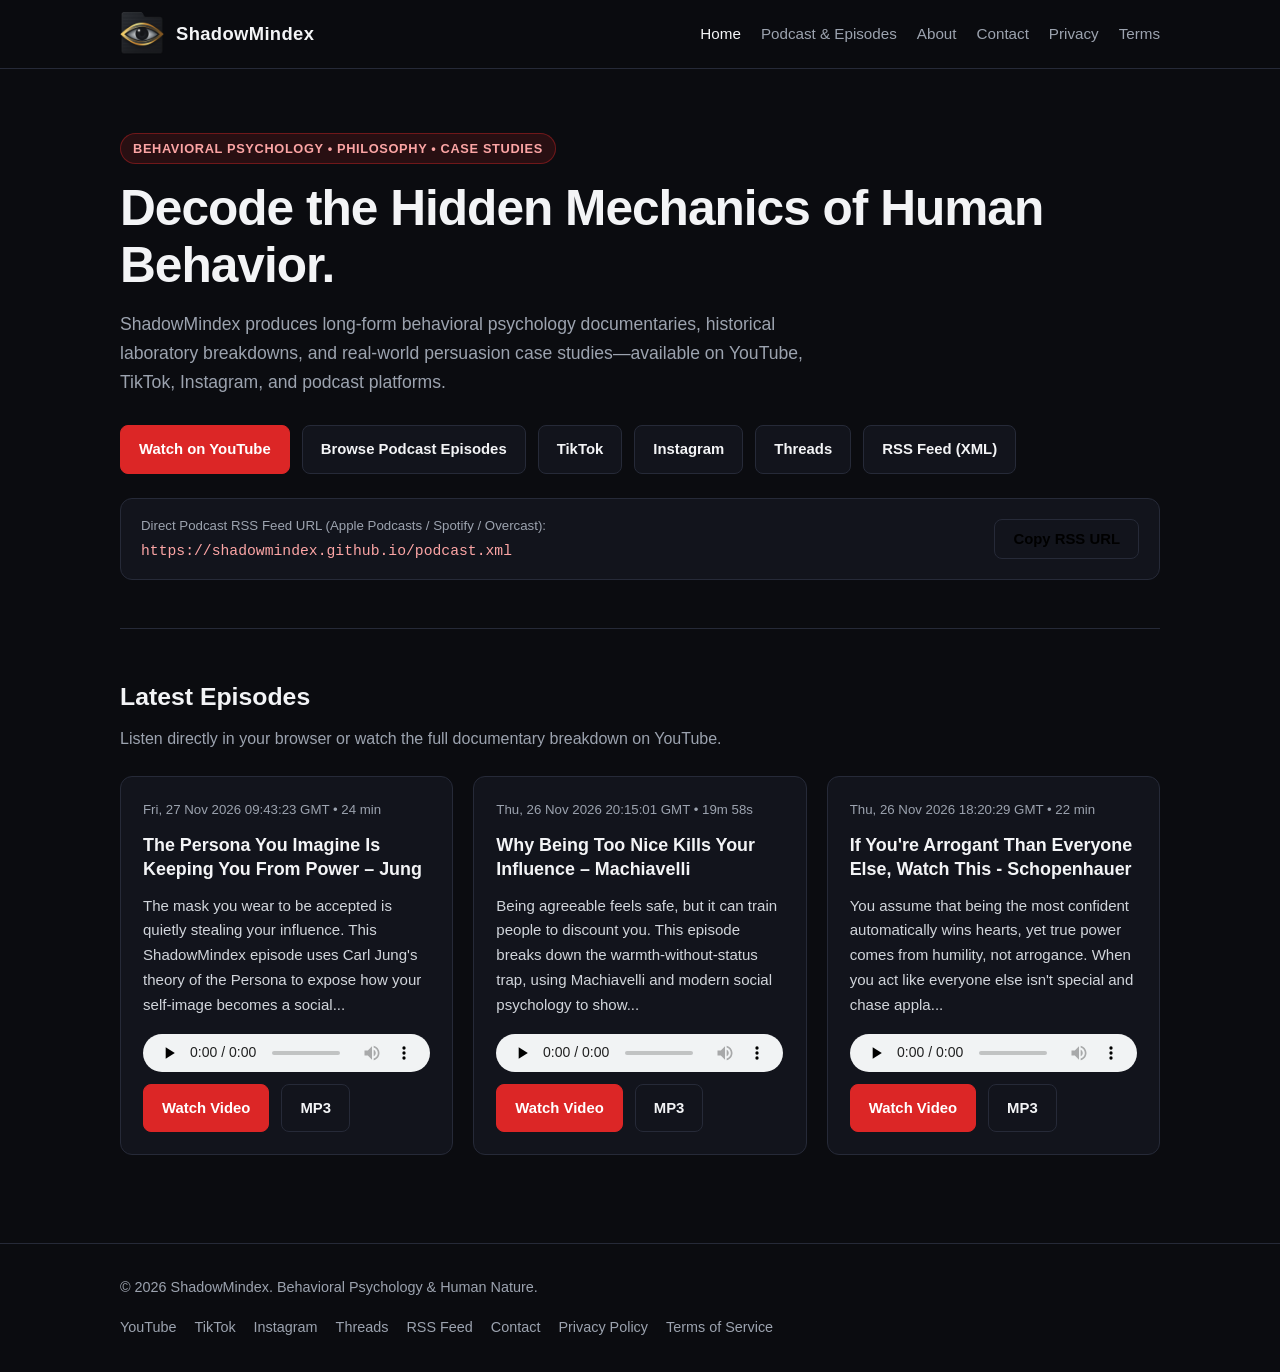
<file: index.html>
<!DOCTYPE html>
<html lang="en">
<head>
  <meta charset="UTF-8">
  <meta name="viewport" content="width=device-width, initial-scale=1.0">
  <title>ShadowMindex — Behavioral Psychology &amp; Dark Persuasion</title>
  <meta name="description" content="Deep-dive behavioral psychology documentaries, historical laboratory breakdowns, and real-world persuasion case studies.">
  <link rel="alternate" type="application/rss+xml" title="ShadowMindex Podcast RSS" href="https://shadowmindex.github.io/podcast.xml">
  <link rel="icon" type="image/png" href="favicon.png">
  <link rel="apple-touch-icon" href="profile_pic.png">
  <link rel="stylesheet" href="style.css">
</head>
<body>
<header>
  <div class="container nav">
    <a href="index.html" class="brand">
      <img src="profile_pic.png" alt="ShadowMindex" onerror="this.style.display='none'">
      <span>ShadowMindex</span>
    </a>
    <nav class="nav-links">
      <a href="index.html" class="active">Home</a>
      <a href="episodes.html">Podcast &amp; Episodes</a>
      <a href="about.html">About</a>
      <a href="contact.html">Contact</a>
      <a href="privacy.html">Privacy</a>
      <a href="terms.html">Terms</a>
    </nav>
  </div>
</header>

<main class="container">
  <section class="hero">
    <span class="badge">Behavioral Psychology &bull; Philosophy &bull; Case Studies</span>
    <h1>Decode the Hidden Mechanics of Human Behavior.</h1>
    <p class="lead">
      ShadowMindex produces long-form behavioral psychology documentaries, historical laboratory breakdowns, and real-world persuasion case studies—available on YouTube, TikTok, Instagram, and podcast platforms.
    </p>
    <div class="btn-row">
      <a class="btn btn-primary" href="https://www.youtube.com/@ShadowMindex" target="_blank" rel="noopener">Watch on YouTube</a>
      <a class="btn" href="episodes.html">Browse Podcast Episodes</a>
      <a class="btn" href="https://www.tiktok.com/@shadowmindex" target="_blank" rel="noopener">TikTok</a>
      <a class="btn" href="https://www.instagram.com/shadowmindexofficial" target="_blank" rel="noopener">Instagram</a>
      <a class="btn" href="https://www.threads.net/@shadowmindexofficial" target="_blank" rel="noopener">Threads</a>
      <a class="btn" href="podcast.xml">RSS Feed (XML)</a>
    </div>

    <div class="rss-bar">
      <div>
        <div class="meta">Direct Podcast RSS Feed URL (Apple Podcasts / Spotify / Overcast):</div>
        <code id="rss-url">https://shadowmindex.github.io/podcast.xml</code>
      </div>
      <button class="btn" onclick="navigator.clipboard.writeText('https://shadowmindex.github.io/podcast.xml'); this.textContent='Copied!';">Copy RSS URL</button>
    </div>
  </section>

  <section>
    <h2>Latest Episodes</h2>
    <p class="section-sub">Listen directly in your browser or watch the full documentary breakdown on YouTube.</p>
    <div id="latest-grid" class="grid">
      <div class="card">
        <h3>Loading Episodes...</h3>
        <p class="meta">Fetching latest feed from episodes.json</p>
      </div>
    </div>
  </section>
</main>

<footer>
  <div class="container footer-row">
    <div>&copy; 2026 ShadowMindex. Behavioral Psychology &amp; Human Nature.</div>
    <div class="footer-links">
      <a href="https://www.youtube.com/@ShadowMindex" target="_blank" rel="noopener">YouTube</a>
      <a href="https://www.tiktok.com/@shadowmindex" target="_blank" rel="noopener">TikTok</a>
      <a href="https://www.instagram.com/shadowmindexofficial" target="_blank" rel="noopener">Instagram</a>
      <a href="https://www.threads.net/@shadowmindexofficial" target="_blank" rel="noopener">Threads</a>
      <a href="podcast.xml">RSS Feed</a>
      <a href="contact.html">Contact</a>
      <a href="privacy.html">Privacy Policy</a>
      <a href="terms.html">Terms of Service</a>
    </div>
  </div>
</footer>

<script>
fetch('episodes.json?v=' + Date.now())
  .then(r => r.json())
  .then(items => {
    const grid = document.getElementById('latest-grid');
    if (!items || !items.length) {
      grid.innerHTML = '<div class="card"><h3>First Episode Publishing Soon</h3><p>Check back shortly or subscribe on <a href="https://www.youtube.com/@ShadowMindex" style="text-decoration:underline;">YouTube @ShadowMindex</a>.</p></div>';
      return;
    }
    grid.innerHTML = items.slice(0, 6).map(ep => `
      <article class="card">
        <div class="meta">${ep.pubDate || ''} &bull; ${ep.duration || '20+ min'}</div>
        <h3>${ep.title}</h3>
        <p>${(ep.description || '').slice(0, 180)}${(ep.description || '').length > 180 ? '...' : ''}</p>
        ${ep.audioUrl ? `<audio controls preload="none" src="${ep.audioUrl}"></audio>` : ''}
        <div class="btn-row">
          ${ep.youtubeUrl ? `<a class="btn btn-primary" href="${ep.youtubeUrl}" target="_blank" rel="noopener">Watch Video</a>` : ''}
          ${ep.audioUrl ? `<a class="btn" href="${ep.audioUrl}" target="_blank" rel="noopener">MP3</a>` : ''}
        </div>
      </article>
    `).join('');
  })
  .catch(() => {
    document.getElementById('latest-grid').innerHTML = '<div class="card"><h3>Episodes Archive</h3><p>Visit <a href="https://www.youtube.com/@ShadowMindex" style="text-decoration:underline;">@ShadowMindex on YouTube</a> or subscribe via <a href="podcast.xml" style="text-decoration:underline;">podcast.xml</a>.</p></div>';
  });
</script>
</body>
</html>
</file>
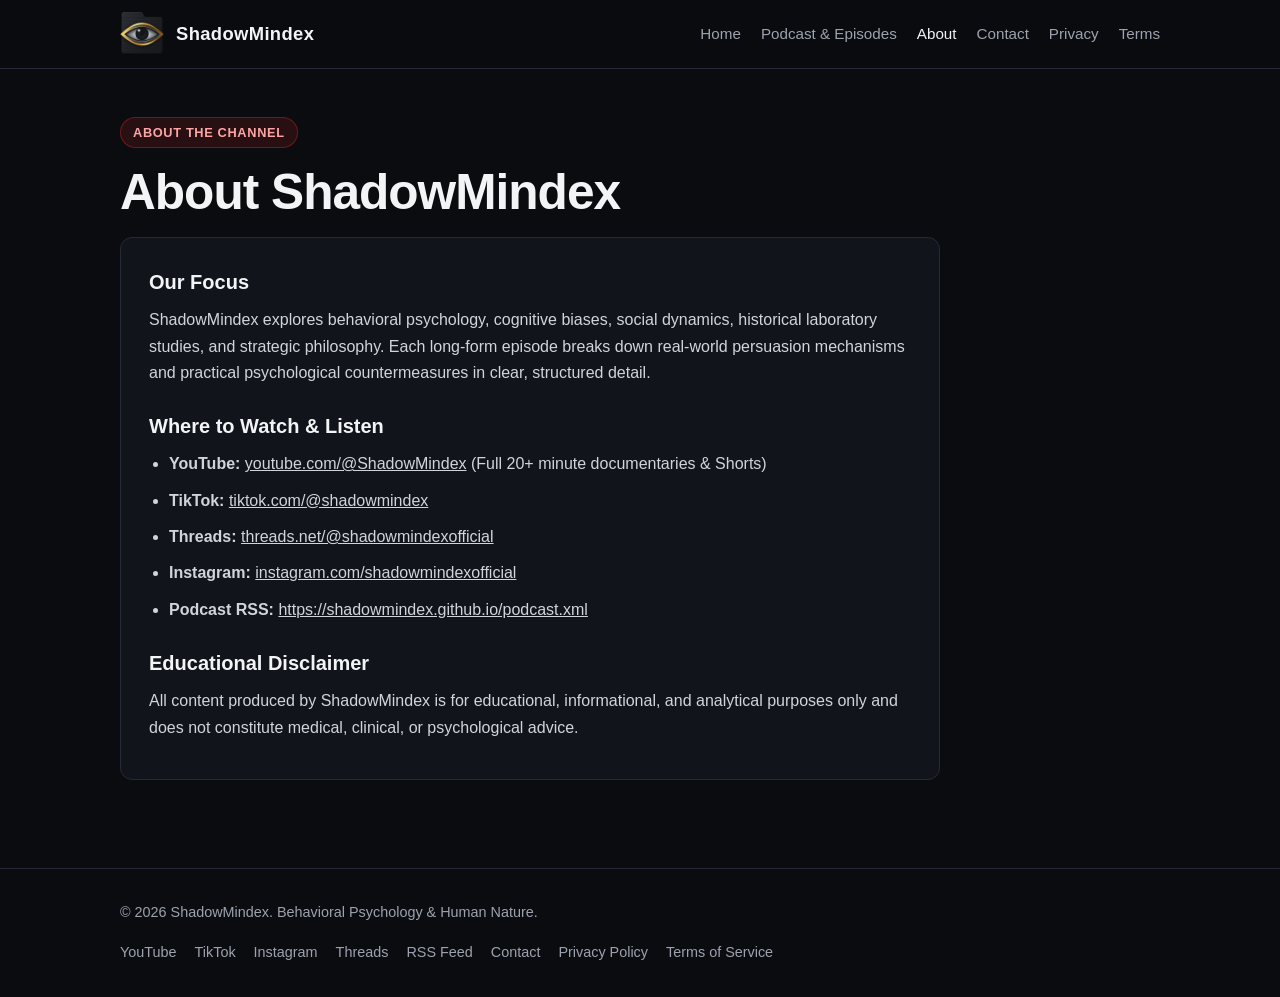
<file: about.html>
<!DOCTYPE html>
<html lang="en">
<head>
  <meta charset="UTF-8">
  <meta name="viewport" content="width=device-width, initial-scale=1.0">
  <title>About — ShadowMindex</title>
  <link rel="icon" type="image/png" href="favicon.png">
  <link rel="apple-touch-icon" href="profile_pic.png">
  <link rel="stylesheet" href="style.css">
</head>
<body>
<header>
  <div class="container nav">
    <a href="index.html" class="brand">
      <img src="profile_pic.png" alt="ShadowMindex" onerror="this.style.display='none'">
      <span>ShadowMindex</span>
    </a>
    <nav class="nav-links">
      <a href="index.html">Home</a>
      <a href="episodes.html">Podcast &amp; Episodes</a>
      <a href="about.html" class="active">About</a>
      <a href="contact.html">Contact</a>
      <a href="privacy.html">Privacy</a>
      <a href="terms.html">Terms</a>
    </nav>
  </div>
</header>

<main class="container">
  <section>
    <span class="badge">About the Channel</span>
    <h1>About ShadowMindex</h1>
    <div class="legal-box">
      <h2>Our Focus</h2>
      <p>
        ShadowMindex explores behavioral psychology, cognitive biases, social dynamics, historical laboratory studies, and strategic philosophy. Each long-form episode breaks down real-world persuasion mechanisms and practical psychological countermeasures in clear, structured detail.
      </p>
      <h2>Where to Watch &amp; Listen</h2>
      <ul>
        <li><strong>YouTube:</strong> <a href="https://www.youtube.com/@ShadowMindex" target="_blank" rel="noopener" style="text-decoration:underline;">youtube.com/@ShadowMindex</a> (Full 20+ minute documentaries &amp; Shorts)</li>
        <li><strong>TikTok:</strong> <a href="https://www.tiktok.com/@shadowmindex" target="_blank" rel="noopener" style="text-decoration:underline;">tiktok.com/@shadowmindex</a></li>
        <li><strong>Threads:</strong> <a href="https://www.threads.net/@shadowmindexofficial" target="_blank" rel="noopener" style="text-decoration:underline;">threads.net/@shadowmindexofficial</a></li>
        <li><strong>Instagram:</strong> <a href="https://www.instagram.com/shadowmindexofficial" target="_blank" rel="noopener" style="text-decoration:underline;">instagram.com/shadowmindexofficial</a></li>
        <li><strong>Podcast RSS:</strong> <a href="podcast.xml" style="text-decoration:underline;">https://shadowmindex.github.io/podcast.xml</a></li>
      </ul>
      <h2>Educational Disclaimer</h2>
      <p>
        All content produced by ShadowMindex is for educational, informational, and analytical purposes only and does not constitute medical, clinical, or psychological advice.
      </p>
    </div>
  </section>
</main>

<footer>
  <div class="container footer-row">
    <div>&copy; 2026 ShadowMindex. Behavioral Psychology &amp; Human Nature.</div>
    <div class="footer-links">
      <a href="https://www.youtube.com/@ShadowMindex" target="_blank" rel="noopener">YouTube</a>
      <a href="https://www.tiktok.com/@shadowmindex" target="_blank" rel="noopener">TikTok</a>
      <a href="https://www.instagram.com/shadowmindexofficial" target="_blank" rel="noopener">Instagram</a>
      <a href="https://www.threads.net/@shadowmindexofficial" target="_blank" rel="noopener">Threads</a>
      <a href="podcast.xml">RSS Feed</a>
      <a href="contact.html">Contact</a>
      <a href="privacy.html">Privacy Policy</a>
      <a href="terms.html">Terms of Service</a>
    </div>
  </div>
</footer>
</body>
</html>
</file>
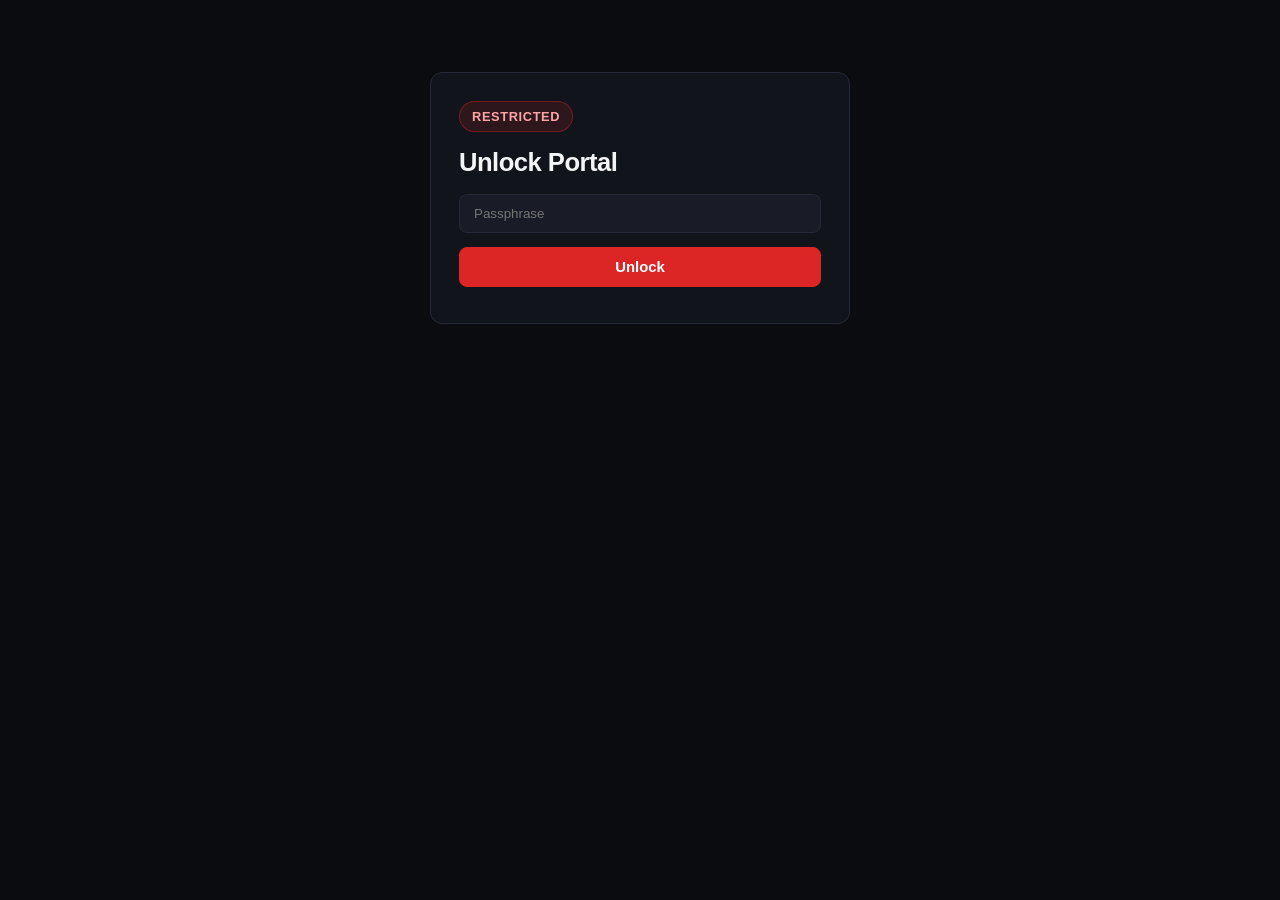
<file: admin.html>
<!DOCTYPE html>
<html lang="en">
<head>
  <meta charset="UTF-8" />
  <meta name="viewport" content="width=device-width, initial-scale=1.0" />
  <meta name="robots" content="noindex, nofollow" />
  <title>Portal — ShadowMindex</title>
  <link rel="stylesheet" href="style.css" />
  <style>
    .login-card { max-width: 420px; margin: 72px auto; background: var(--surface); border: 1px solid var(--border); border-radius: var(--radius); padding: 28px; }
    .pwd-input { width: 100%; padding: 11px 14px; border-radius: 8px; border: 1px solid var(--border); background: var(--surface-2); color: var(--text); margin: 8px 0 14px; }
    .error-msg { color: #fca5a5; font-size: 0.9rem; margin-top: 8px; }
  </style>
</head>
<body>
  <div id="unlock-shell">
    <main class="container">
      <div class="login-card">
        <div class="badge">Restricted</div>
        <h1 style="font-size:1.6rem;margin-bottom:8px;">Unlock Portal</h1>
        <form id="unlock-form">
          <input class="pwd-input" id="pwd" type="password" autocomplete="current-password" placeholder="Passphrase" required />
          <button class="btn btn-primary" type="submit" style="width:100%;justify-content:center;">Unlock</button>
          <div class="error-msg" id="err"></div>
        </form>
      </div>
    </main>
  </div>
  <div id="portal-mount" style="display:none;"></div>
  <script>
    const SESSION_KEY = "sm_admin_bundle_v2";
    const b64 = s => Uint8Array.from(atob(s), c => c.charCodeAt(0));

    function mountApp(bundle) {
      if (!bundle || !bundle.app_html || !bundle.data) {
        throw new Error("Invalid session bundle");
      }
      window.__SM_PORTAL_DATA__ = bundle.data;
      document.getElementById("unlock-shell").style.display = "none";
      const mount = document.getElementById("portal-mount");
      mount.style.display = "block";

      const doc = new DOMParser().parseFromString(bundle.app_html, "text/html");
      doc.querySelectorAll("style").forEach(st => {
        const clone = document.createElement("style");
        clone.textContent = st.textContent;
        document.head.appendChild(clone);
      });
      mount.innerHTML = doc.body.innerHTML;
      const loginView = mount.querySelector("#login-view");
      if (loginView) loginView.style.display = "none";

      doc.querySelectorAll("script").forEach(oldScript => {
        const s = document.createElement("script");
        s.textContent = oldScript.textContent;
        document.body.appendChild(s);
      });
    }

    async function unlock(pwd) {
      const enc = await (await fetch("admin_data.enc.json", { cache: "no-store" })).json();
      const k0 = await crypto.subtle.importKey("raw", new TextEncoder().encode(pwd), "PBKDF2", false, ["deriveKey"]);
      const k1 = await crypto.subtle.deriveKey(
        { name: "PBKDF2", salt: b64(enc.salt), iterations: enc.iterations || 250000, hash: "SHA-256" },
        k0,
        { name: "AES-GCM", length: 256 },
        false,
        ["decrypt"]
      );
      const bundle = JSON.parse(new TextDecoder().decode(
        await crypto.subtle.decrypt({ name: "AES-GCM", iv: b64(enc.nonce) }, k1, b64(enc.ciphertext))
      ));
      sessionStorage.setItem(SESSION_KEY, JSON.stringify(bundle));
      mountApp(bundle);
    }

    document.getElementById("unlock-form").addEventListener("submit", async e => {
      e.preventDefault();
      const err = document.getElementById("err");
      err.textContent = "Decrypting...";
      try {
        await unlock(document.getElementById("pwd").value);
      } catch (_) {
        err.textContent = "Invalid passphrase.";
      }
    });

    const saved = sessionStorage.getItem(SESSION_KEY);
    if (saved) {
      try {
        mountApp(JSON.parse(saved));
      } catch (_) {
        sessionStorage.removeItem(SESSION_KEY);
      }
    }
  </script>
</body>
</html>
</file>
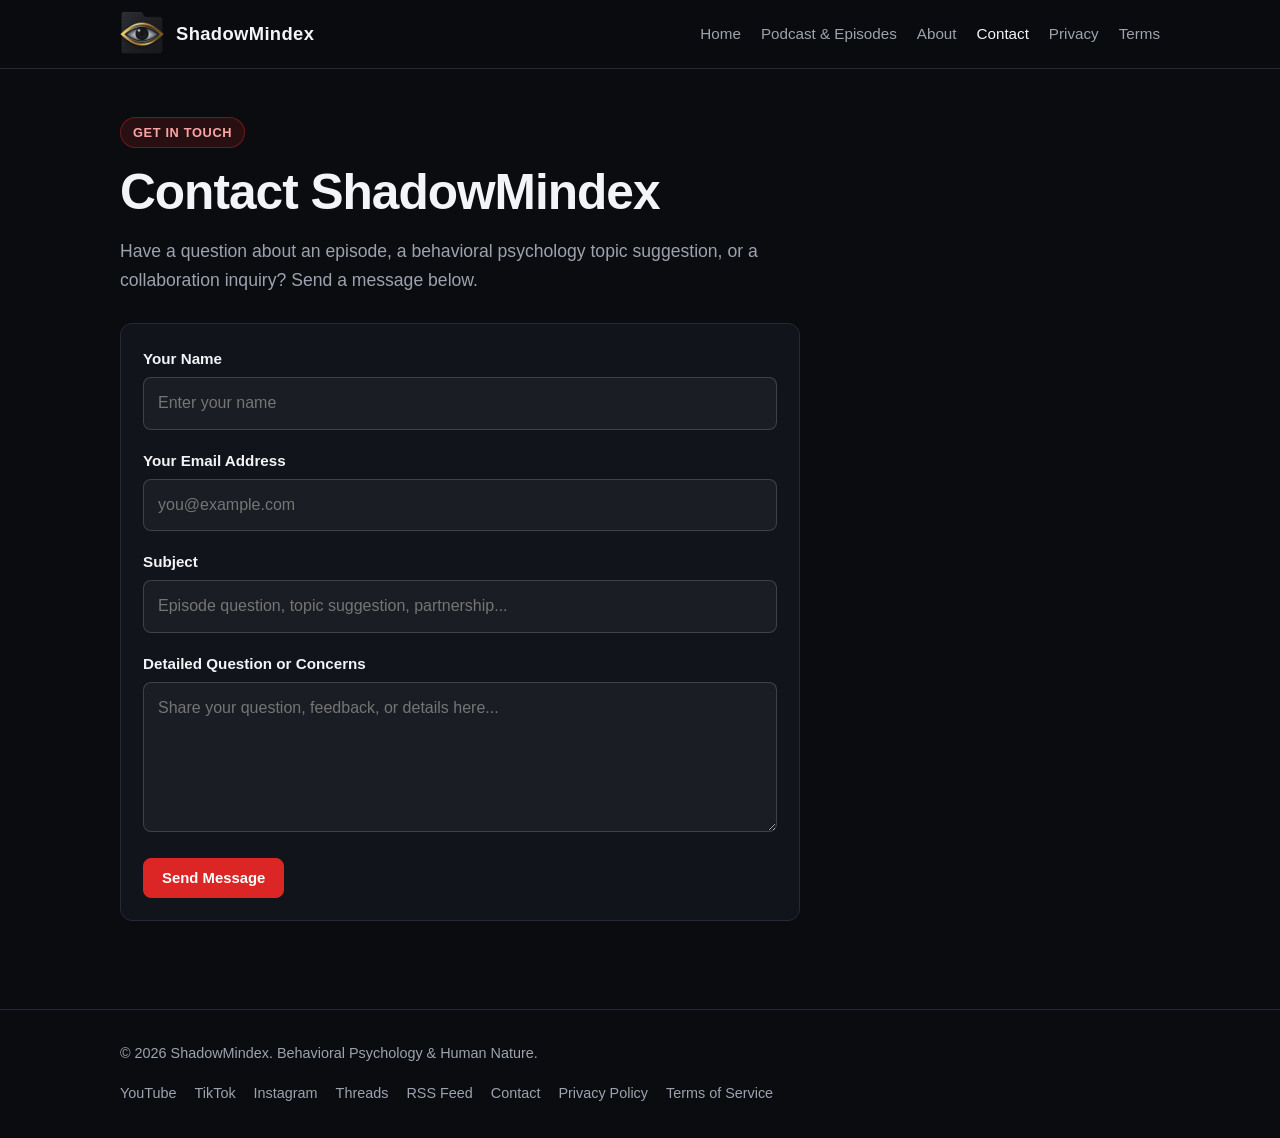
<file: contact.html>
<!DOCTYPE html>
<html lang="en">
<head>
  <meta charset="UTF-8">
  <meta name="viewport" content="width=device-width, initial-scale=1.0">
  <title>Contact Us — ShadowMindex</title>
  <meta name="description" content="Send questions, collaboration inquiries, or feedback to the ShadowMindex team.">
  <link rel="alternate" type="application/rss+xml" title="ShadowMindex Podcast RSS" href="https://shadowmindex.github.io/podcast.xml">
  <link rel="icon" type="image/png" href="favicon.png">
  <link rel="apple-touch-icon" href="profile_pic.png">
  <link rel="stylesheet" href="style.css">
  <style>
    .contact-card { max-width: 680px; margin-top: 20px; }
    .form-group { margin-bottom: 18px; }
    .form-group label { display: block; font-weight: 600; margin-bottom: 6px; font-size: 0.95rem; }
    .form-group input,
    .form-group textarea {
      width: 100%;
      padding: 12px 14px;
      border-radius: 8px;
      border: 1px solid rgba(255, 255, 255, 0.16);
      background: rgba(255, 255, 255, 0.04);
      color: inherit;
      font: inherit;
      box-sizing: border-box;
    }
    .form-group input:focus,
    .form-group textarea:focus {
      outline: none;
      border-color: #e50914;
    }
    .form-group textarea { min-height: 150px; resize: vertical; }
    .form-note { margin-top: 14px; font-size: 0.9rem; opacity: 0.85; }
    .status-ok { display: none; color: #4ade80; font-weight: 600; }
    .status-err { display: none; color: #f87171; font-weight: 600; }
  </style>
</head>
<body>
<header>
  <div class="container nav">
    <a href="index.html" class="brand">
      <img src="profile_pic.png" alt="ShadowMindex" onerror="this.style.display='none'">
      <span>ShadowMindex</span>
    </a>
    <nav class="nav-links">
      <a href="index.html">Home</a>
      <a href="episodes.html">Podcast &amp; Episodes</a>
      <a href="about.html">About</a>
      <a href="contact.html" class="active">Contact</a>
      <a href="privacy.html">Privacy</a>
      <a href="terms.html">Terms</a>
    </nav>
  </div>
</header>

<main class="container">
  <section>
    <span class="badge">Get in Touch</span>
    <h1>Contact ShadowMindex</h1>
    <p class="lead">Have a question about an episode, a behavioral psychology topic suggestion, or a collaboration inquiry? Send a message below.</p>

    <div class="card contact-card">
      <form id="contact-form" method="POST">
        <input type="text" name="_honey" style="display:none" tabindex="-1" autocomplete="off">

        <div class="form-group">
          <label for="sender-name">Your Name</label>
          <input type="text" id="sender-name" name="name" placeholder="Enter your name" required>
        </div>

        <div class="form-group">
          <label for="sender-email">Your Email Address</label>
          <input type="email" id="sender-email" name="email" placeholder="you@example.com" required>
        </div>

        <div class="form-group">
          <label for="inquiry-subject">Subject</label>
          <input type="text" id="inquiry-subject" name="subject" placeholder="Episode question, topic suggestion, partnership..." required>
        </div>

        <div class="form-group">
          <label for="inquiry-message">Detailed Question or Concerns</label>
          <textarea id="inquiry-message" name="message" placeholder="Share your question, feedback, or details here..." required></textarea>
        </div>

        <div class="btn-row">
          <button type="submit" id="submit-btn" class="btn btn-primary">Send Message</button>
        </div>

        <p id="status-ok" class="form-note status-ok">
          Thank you! Your message has been sent.
        </p>
        <p id="status-err" class="form-note status-err">
          Could not send right now. Please try again in a moment.
        </p>
      </form>
    </div>
  </section>
</main>

<footer>
  <div class="container footer-row">
    <div>&copy; 2026 ShadowMindex. Behavioral Psychology &amp; Human Nature.</div>
    <div class="footer-links">
      <a href="https://www.youtube.com/@ShadowMindex" target="_blank" rel="noopener">YouTube</a>
      <a href="https://www.tiktok.com/@shadowmindex" target="_blank" rel="noopener">TikTok</a>
      <a href="https://www.instagram.com/shadowmindexofficial" target="_blank" rel="noopener">Instagram</a>
      <a href="https://www.threads.net/@shadowmindexofficial" target="_blank" rel="noopener">Threads</a>
      <a href="podcast.xml">RSS Feed</a>
      <a href="contact.html">Contact</a>
      <a href="privacy.html">Privacy Policy</a>
      <a href="terms.html">Terms of Service</a>
    </div>
  </div>
</footer>

<script>
const ENDPOINT_URL = "https://script.google.com/macros/s/AKfycbylb2V9t6MbP1GTLpbybeaXZgRMhY4y_IeiEPRrFz2dgXzgUP88FSII16YwrRo1k4ZbIQ/exec";
const form = document.getElementById('contact-form');
const btn = document.getElementById('submit-btn');
const okEl = document.getElementById('status-ok');
const errEl = document.getElementById('status-err');

form.addEventListener('submit', async function (e) {
  e.preventDefault();
  if (!ENDPOINT_URL || ENDPOINT_URL.includes('REPLACE_WITH_APPS_SCRIPT_WEB_APP_URL')) {
    errEl.textContent = 'Contact form endpoint is not configured yet.';
    errEl.style.display = 'block';
    okEl.style.display = 'none';
    return;
  }

  btn.disabled = true;
  btn.textContent = 'Sending...';
  okEl.style.display = 'none';
  errEl.style.display = 'none';

  try {
    const params = new URLSearchParams(new FormData(form));
    const res = await fetch(ENDPOINT_URL, {
      method: 'POST',
      body: params
    });
    if (!res.ok) throw new Error('HTTP ' + res.status);
    const result = await res.json();
    if (!result.ok) throw new Error(result.error || 'Submission failed');
    form.reset();
    okEl.style.display = 'block';
  } catch (err) {
    errEl.textContent = 'Could not send right now. Please try again in a moment.';
    errEl.style.display = 'block';
  } finally {
    btn.disabled = false;
    btn.textContent = 'Send Message';
  }
});
</script>
</body>
</html>
</file>
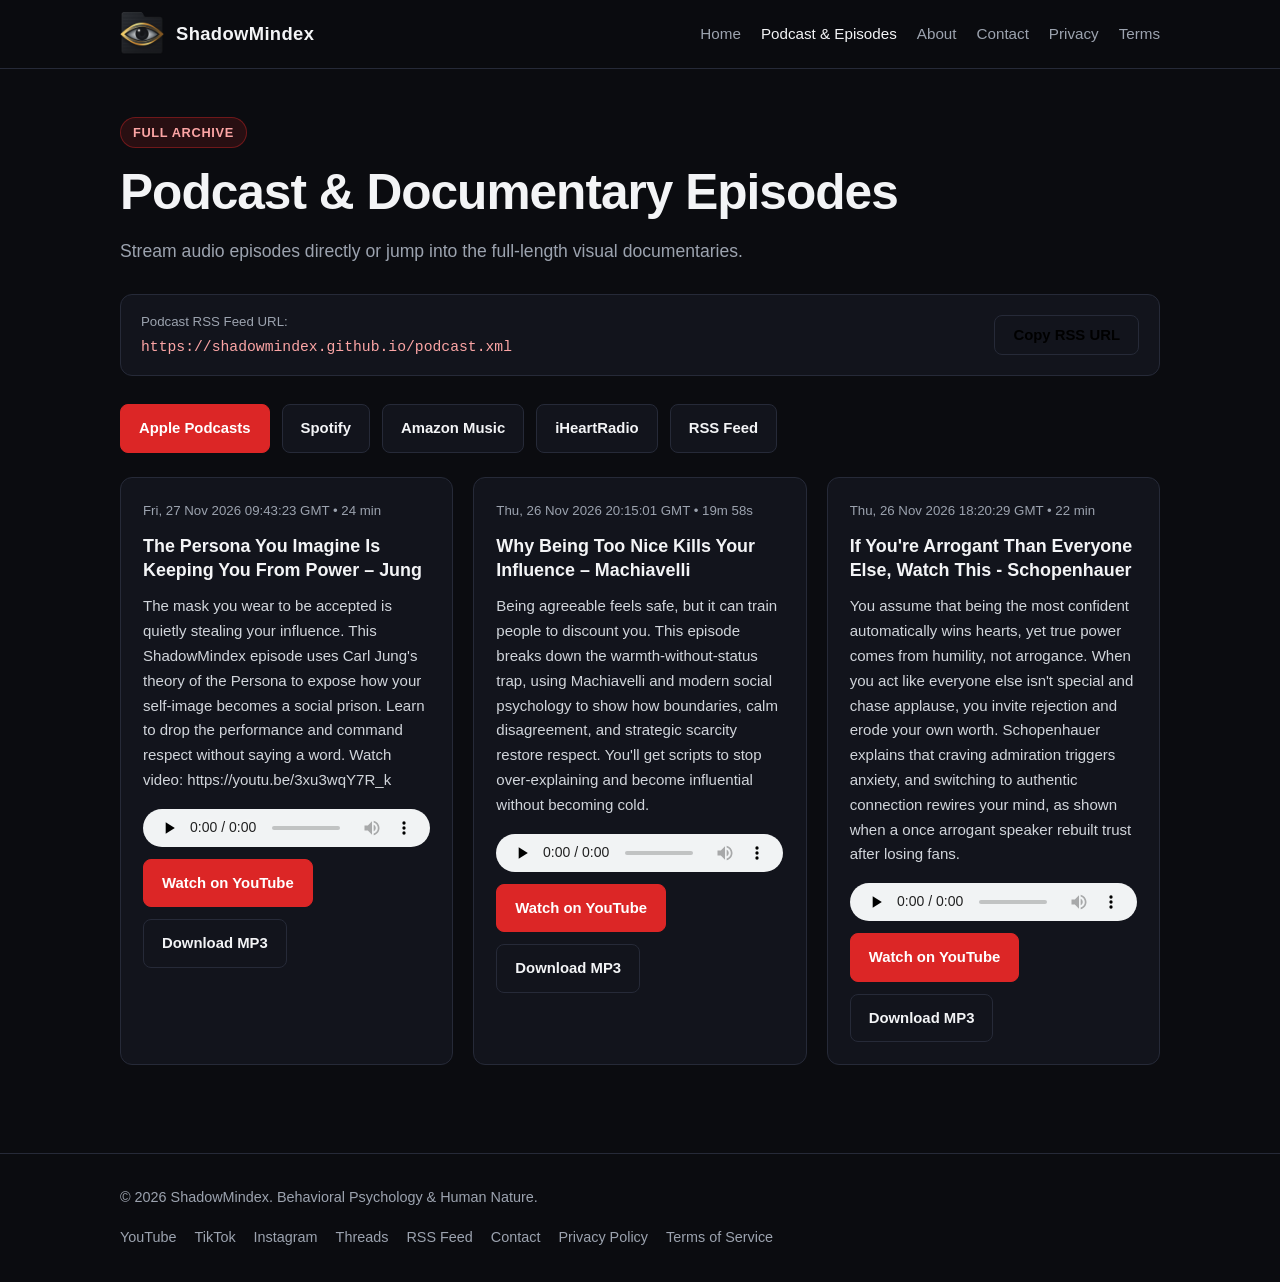
<file: episodes.html>
<!DOCTYPE html>
<html lang="en">
<head>
  <meta charset="UTF-8">
  <meta name="viewport" content="width=device-width, initial-scale=1.0">
  <title>Podcast &amp; Episodes — ShadowMindex</title>
  <link rel="alternate" type="application/rss+xml" title="ShadowMindex Podcast RSS" href="https://shadowmindex.github.io/podcast.xml">
  <link rel="icon" type="image/png" href="favicon.png">
  <link rel="apple-touch-icon" href="profile_pic.png">
  <link rel="stylesheet" href="style.css">
</head>
<body>
<header>
  <div class="container nav">
    <a href="index.html" class="brand">
      <img src="profile_pic.png" alt="ShadowMindex" onerror="this.style.display='none'">
      <span>ShadowMindex</span>
    </a>
    <nav class="nav-links">
      <a href="index.html">Home</a>
      <a href="episodes.html" class="active">Podcast &amp; Episodes</a>
      <a href="about.html">About</a>
      <a href="contact.html">Contact</a>
      <a href="privacy.html">Privacy</a>
      <a href="terms.html">Terms</a>
    </nav>
  </div>
</header>

<main class="container">
  <section>
    <span class="badge">Full Archive</span>
    <h1>Podcast &amp; Documentary Episodes</h1>
    <p class="lead">Stream audio episodes directly or jump into the full-length visual documentaries.</p>
    <div class="rss-bar" style="margin-bottom: 28px;">
      <div>
        <div class="meta">Podcast RSS Feed URL:</div>
        <code>https://shadowmindex.github.io/podcast.xml</code>
      </div>
      <button class="btn" onclick="navigator.clipboard.writeText('https://shadowmindex.github.io/podcast.xml'); this.textContent='Copied!';">Copy RSS URL</button>
    </div>

    <div class="btn-row" style="margin-bottom: 24px;">
      <a class="btn btn-primary" href="https://podcasts.apple.com/us/podcast/shadowmindex-behavioral-psychology-dark-persuasion/id6839735343" target="_blank" rel="noopener">Apple Podcasts</a>
      <a class="btn" href="https://open.spotify.com/show/21MDP0u7GFhkWyUo2jL2SC?si=KN1ZticXR8ils5Auby5NJg" target="_blank" rel="noopener">Spotify</a>
      <a class="btn" href="https://music.amazon.com/podcasts/3a1f35a7-a0b1-4169-980f-efda3650afd7/shadowmindex-behavioral-psychology-dark-persuasion" target="_blank" rel="noopener">Amazon Music</a>
      <a class="btn" href="https://www.iheart.com/podcast/" target="_blank" rel="noopener">iHeartRadio</a>
      <a class="btn" href="https://shadowmindex.github.io/podcast.xml" target="_blank" rel="noopener">RSS Feed</a>
    </div>

    <div id="all-episodes" class="grid">
      <div class="card"><h3>Loading Archive...</h3></div>
    </div>
  </section>
</main>

<footer>
  <div class="container footer-row">
    <div>&copy; 2026 ShadowMindex. Behavioral Psychology &amp; Human Nature.</div>
    <div class="footer-links">
      <a href="https://www.youtube.com/@ShadowMindex" target="_blank" rel="noopener">YouTube</a>
      <a href="https://www.tiktok.com/@shadowmindex" target="_blank" rel="noopener">TikTok</a>
      <a href="https://www.instagram.com/shadowmindexofficial" target="_blank" rel="noopener">Instagram</a>
      <a href="https://www.threads.net/@shadowmindexofficial" target="_blank" rel="noopener">Threads</a>
      <a href="podcast.xml">RSS Feed</a>
      <a href="contact.html">Contact</a>
      <a href="privacy.html">Privacy Policy</a>
      <a href="terms.html">Terms of Service</a>
    </div>
  </div>
</footer>

<script>
fetch('episodes.json?v=' + Date.now())
  .then(r => r.json())
  .then(items => {
    const grid = document.getElementById('all-episodes');
    if (!items || !items.length) {
      grid.innerHTML = '<div class="card"><h3>No Episodes Indexed Yet</h3><p>New episodes publish automatically every Monday and Thursday.</p></div>';
      return;
    }
    grid.innerHTML = items.map(ep => `
      <article class="card">
        <div class="meta">${ep.pubDate || ''} &bull; ${ep.duration || '20+ min'}</div>
        <h3>${ep.title}</h3>
        <p>${ep.description || ''}</p>
        ${ep.audioUrl ? `<audio controls preload="none" src="${ep.audioUrl}"></audio>` : ''}
        <div class="btn-row">
          ${ep.youtubeUrl ? `<a class="btn btn-primary" href="${ep.youtubeUrl}" target="_blank" rel="noopener">Watch on YouTube</a>` : ''}
          ${ep.audioUrl ? `<a class="btn" href="${ep.audioUrl}" target="_blank" rel="noopener">Download MP3</a>` : ''}
        </div>
      </article>
    `).join('');
  });
</script>
</body>
</html>
</file>
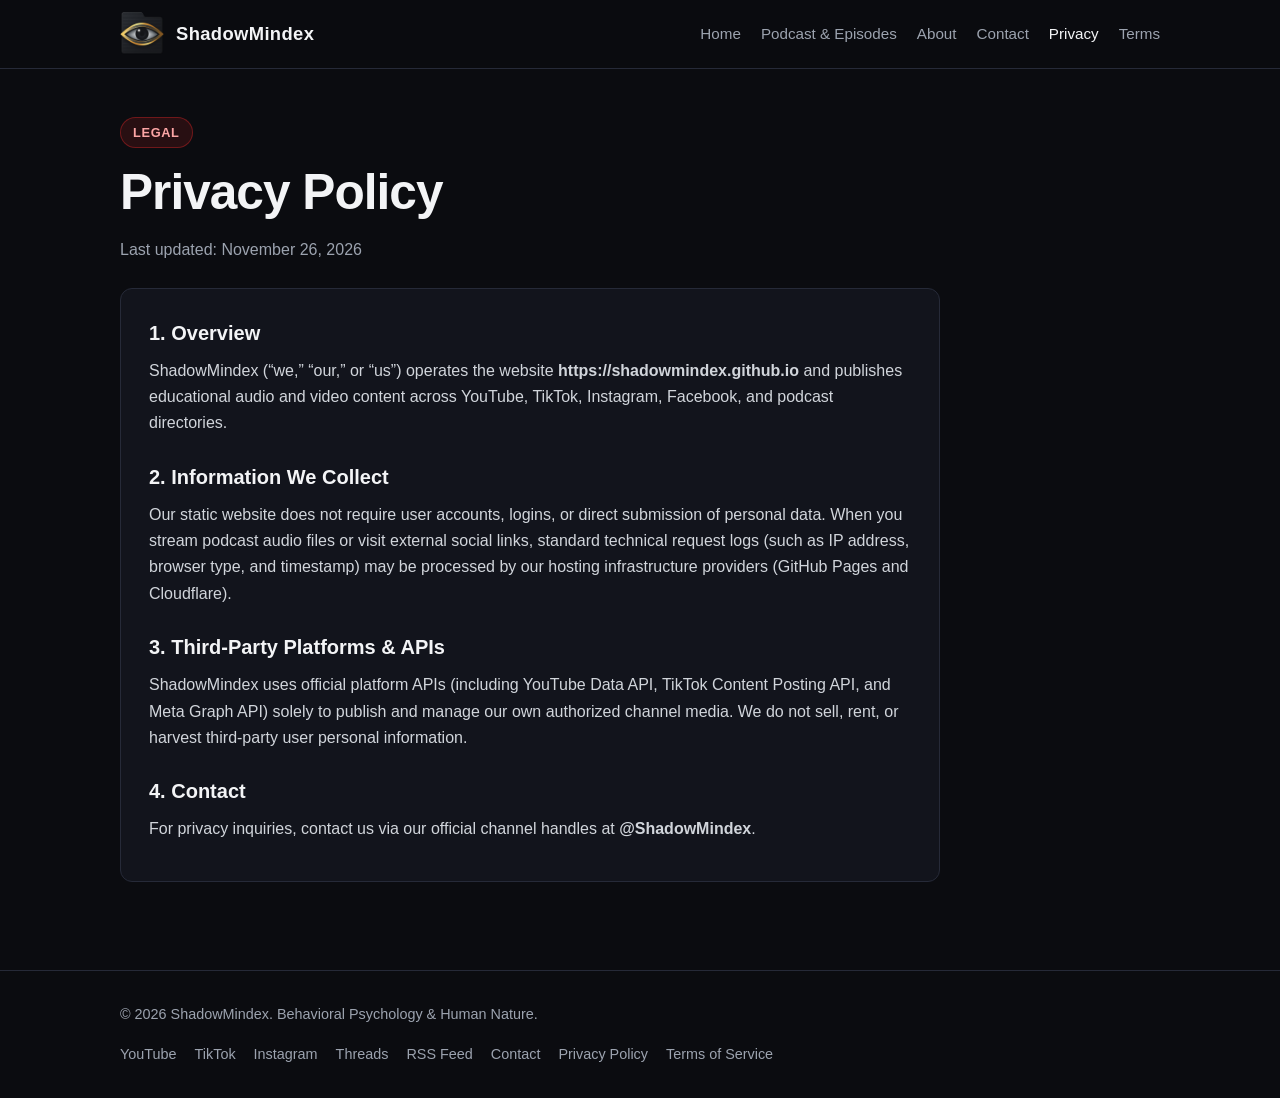
<file: privacy.html>
<!DOCTYPE html>
<html lang="en">
<head>
  <meta charset="UTF-8">
  <meta name="viewport" content="width=device-width, initial-scale=1.0">
  <title>Privacy Policy — ShadowMindex</title>
  <link rel="icon" type="image/png" href="favicon.png">
  <link rel="apple-touch-icon" href="profile_pic.png">
  <link rel="stylesheet" href="style.css">
</head>
<body>
<header>
  <div class="container nav">
    <a href="index.html" class="brand">
      <img src="profile_pic.png" alt="ShadowMindex" onerror="this.style.display='none'">
      <span>ShadowMindex</span>
    </a>
    <nav class="nav-links">
      <a href="index.html">Home</a>
      <a href="episodes.html">Podcast &amp; Episodes</a>
      <a href="about.html">About</a>
      <a href="contact.html">Contact</a>
      <a href="privacy.html" class="active">Privacy</a>
      <a href="terms.html">Terms</a>
    </nav>
  </div>
</header>

<main class="container">
  <section>
    <span class="badge">Legal</span>
    <h1>Privacy Policy</h1>
    <p class="section-sub">Last updated: November 26, 2026</p>
    <div class="legal-box">
      <h2>1. Overview</h2>
      <p>
        ShadowMindex (&ldquo;we,&rdquo; &ldquo;our,&rdquo; or &ldquo;us&rdquo;) operates the website <strong>https://shadowmindex.github.io</strong> and publishes educational audio and video content across YouTube, TikTok, Instagram, Facebook, and podcast directories.
      </p>
      <h2>2. Information We Collect</h2>
      <p>
        Our static website does not require user accounts, logins, or direct submission of personal data. When you stream podcast audio files or visit external social links, standard technical request logs (such as IP address, browser type, and timestamp) may be processed by our hosting infrastructure providers (GitHub Pages and Cloudflare).
      </p>
      <h2>3. Third-Party Platforms &amp; APIs</h2>
      <p>
        ShadowMindex uses official platform APIs (including YouTube Data API, TikTok Content Posting API, and Meta Graph API) solely to publish and manage our own authorized channel media. We do not sell, rent, or harvest third-party user personal information.
      </p>
      <h2>4. Contact</h2>
      <p>
        For privacy inquiries, contact us via our official channel handles at <strong>@ShadowMindex</strong>.
      </p>
    </div>
  </section>
</main>

<footer>
  <div class="container footer-row">
    <div>&copy; 2026 ShadowMindex. Behavioral Psychology &amp; Human Nature.</div>
    <div class="footer-links">
      <a href="https://www.youtube.com/@ShadowMindex" target="_blank" rel="noopener">YouTube</a>
      <a href="https://www.tiktok.com/@shadowmindex" target="_blank" rel="noopener">TikTok</a>
      <a href="https://www.instagram.com/shadowmindexofficial" target="_blank" rel="noopener">Instagram</a>
      <a href="https://www.threads.net/@shadowmindexofficial" target="_blank" rel="noopener">Threads</a>
      <a href="podcast.xml">RSS Feed</a>
      <a href="contact.html">Contact</a>
      <a href="privacy.html">Privacy Policy</a>
      <a href="terms.html">Terms of Service</a>
    </div>
  </div>
</footer>
</body>
</html>
</file>
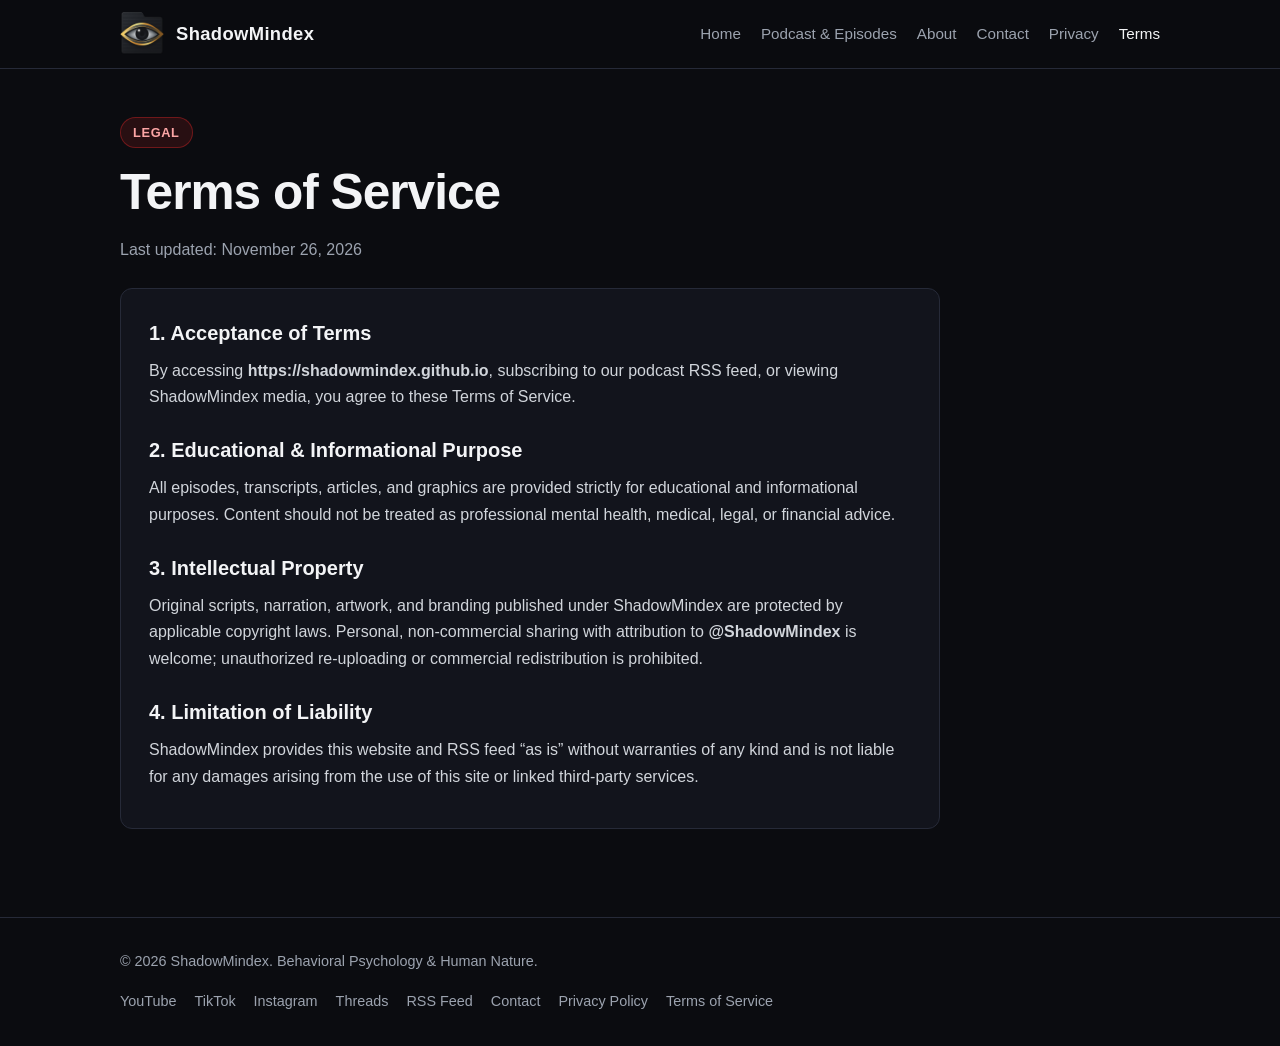
<file: terms.html>
<!DOCTYPE html>
<html lang="en">
<head>
  <meta charset="UTF-8">
  <meta name="viewport" content="width=device-width, initial-scale=1.0">
  <title>Terms of Service — ShadowMindex</title>
  <link rel="icon" type="image/png" href="favicon.png">
  <link rel="apple-touch-icon" href="profile_pic.png">
  <link rel="stylesheet" href="style.css">
</head>
<body>
<header>
  <div class="container nav">
    <a href="index.html" class="brand">
      <img src="profile_pic.png" alt="ShadowMindex" onerror="this.style.display='none'">
      <span>ShadowMindex</span>
    </a>
    <nav class="nav-links">
      <a href="index.html">Home</a>
      <a href="episodes.html">Podcast &amp; Episodes</a>
      <a href="about.html">About</a>
      <a href="contact.html">Contact</a>
      <a href="privacy.html">Privacy</a>
      <a href="terms.html" class="active">Terms</a>
    </nav>
  </div>
</header>

<main class="container">
  <section>
    <span class="badge">Legal</span>
    <h1>Terms of Service</h1>
    <p class="section-sub">Last updated: November 26, 2026</p>
    <div class="legal-box">
      <h2>1. Acceptance of Terms</h2>
      <p>
        By accessing <strong>https://shadowmindex.github.io</strong>, subscribing to our podcast RSS feed, or viewing ShadowMindex media, you agree to these Terms of Service.
      </p>
      <h2>2. Educational &amp; Informational Purpose</h2>
      <p>
        All episodes, transcripts, articles, and graphics are provided strictly for educational and informational purposes. Content should not be treated as professional mental health, medical, legal, or financial advice.
      </p>
      <h2>3. Intellectual Property</h2>
      <p>
        Original scripts, narration, artwork, and branding published under ShadowMindex are protected by applicable copyright laws. Personal, non-commercial sharing with attribution to <strong>@ShadowMindex</strong> is welcome; unauthorized re-uploading or commercial redistribution is prohibited.
      </p>
      <h2>4. Limitation of Liability</h2>
      <p>
        ShadowMindex provides this website and RSS feed &ldquo;as is&rdquo; without warranties of any kind and is not liable for any damages arising from the use of this site or linked third-party services.
      </p>
    </div>
  </section>
</main>

<footer>
  <div class="container footer-row">
    <div>&copy; 2026 ShadowMindex. Behavioral Psychology &amp; Human Nature.</div>
    <div class="footer-links">
      <a href="https://www.youtube.com/@ShadowMindex" target="_blank" rel="noopener">YouTube</a>
      <a href="https://www.tiktok.com/@shadowmindex" target="_blank" rel="noopener">TikTok</a>
      <a href="https://www.instagram.com/shadowmindexofficial" target="_blank" rel="noopener">Instagram</a>
      <a href="https://www.threads.net/@shadowmindexofficial" target="_blank" rel="noopener">Threads</a>
      <a href="podcast.xml">RSS Feed</a>
      <a href="contact.html">Contact</a>
      <a href="privacy.html">Privacy Policy</a>
      <a href="terms.html">Terms of Service</a>
    </div>
  </div>
</footer>
</body>
</html>
</file>
<file: style.css>
/* ShadowMindex Dark Editorial Theme */
:root {
  --bg: #0b0c10;
  --surface: #12141c;
  --surface-2: #191c26;
  --border: #262a38;
  --text: #f3f4f6;
  --muted: #9ca3af;
  --accent: #dc2626;
  --accent-hover: #ef4444;
  --gold: #d97706;
  --radius: 12px;
  --max-w: 1080px;
}

* { box-sizing: border-box; margin: 0; padding: 0; }

body {
  background: var(--bg);
  color: var(--text);
  font-family: -apple-system, BlinkMacSystemFont, "Segoe UI", Roboto, Inter, sans-serif;
  line-height: 1.65;
  -webkit-font-smoothing: antialiased;
}

a { color: inherit; text-decoration: none; }

.container {
  max-width: var(--max-w);
  margin: 0 auto;
  padding: 0 20px;
}

header {
  border-bottom: 1px solid var(--border);
  background: rgba(11, 12, 16, 0.92);
  position: sticky;
  top: 0;
  z-index: 50;
  backdrop-filter: blur(10px);
}

.nav {
  display: flex;
  align-items: center;
  justify-content: space-between;
  min-height: 68px;
  gap: 16px;
  flex-wrap: wrap;
}

.brand {
  display: flex;
  align-items: center;
  gap: 12px;
  font-weight: 700;
  font-size: 1.15rem;
  letter-spacing: 0.02em;
}

.brand img {
  width: 36px;
  height: 36px;
  border-radius: 50%;
  border: 1px solid var(--border);
  object-fit: cover;
}

.nav-links {
  display: flex;
  gap: 20px;
  flex-wrap: wrap;
  font-size: 0.95rem;
  color: var(--muted);
}

.nav-links a:hover, .nav-links a.active {
  color: var(--text);
}

.hero {
  padding: 64px 0 48px;
  border-bottom: 1px solid var(--border);
}

.badge {
  display: inline-block;
  padding: 4px 12px;
  border-radius: 999px;
  background: rgba(220, 38, 38, 0.14);
  border: 1px solid rgba(220, 38, 38, 0.4);
  color: #fca5a5;
  font-size: 0.8rem;
  font-weight: 600;
  letter-spacing: 0.05em;
  text-transform: uppercase;
  margin-bottom: 16px;
}

h1 {
  font-size: clamp(2rem, 4vw, 3.1rem);
  line-height: 1.15;
  margin-bottom: 16px;
  letter-spacing: -0.02em;
}

.lead {
  color: var(--muted);
  font-size: 1.1rem;
  max-width: 720px;
  margin-bottom: 28px;
}

.btn-row {
  display: flex;
  flex-wrap: wrap;
  gap: 12px;
}

.btn {
  display: inline-flex;
  align-items: center;
  gap: 8px;
  padding: 11px 18px;
  border-radius: 8px;
  font-weight: 600;
  font-size: 0.93rem;
  border: 1px solid var(--border);
  background: var(--surface);
  transition: 0.15s ease;
}

.btn:hover {
  background: var(--surface-2);
  border-color: #3b4254;
}

.btn-primary {
  background: var(--accent);
  border-color: var(--accent);
  color: #fff;
}

.btn-primary:hover {
  background: var(--accent-hover);
  border-color: var(--accent-hover);
}

section {
  padding: 48px 0;
}

h2 {
  font-size: 1.55rem;
  margin-bottom: 8px;
}

.section-sub {
  color: var(--muted);
  margin-bottom: 24px;
}

.grid {
  display: grid;
  grid-template-columns: repeat(auto-fit, minmax(280px, 1fr));
  gap: 20px;
}

.card {
  background: var(--surface);
  border: 1px solid var(--border);
  border-radius: var(--radius);
  padding: 22px;
  display: flex;
  flex-direction: column;
  gap: 12px;
}

.card h3 {
  font-size: 1.12rem;
  line-height: 1.35;
}

.meta {
  font-size: 0.83rem;
  color: var(--muted);
}

.card p {
  color: #d1d5db;
  font-size: 0.94rem;
}

audio {
  width: 100%;
  height: 38px;
  margin-top: 4px;
}

.legal-box {
  background: var(--surface);
  border: 1px solid var(--border);
  border-radius: var(--radius);
  padding: 28px;
  max-width: 820px;
}

.legal-box h2 {
  font-size: 1.25rem;
  margin-top: 24px;
  margin-bottom: 8px;
}

.legal-box h2:first-child { margin-top: 0; }

.legal-box p, .legal-box li {
  color: #d1d5db;
  margin-bottom: 10px;
}

.legal-box ul {
  padding-left: 20px;
  margin-bottom: 12px;
}

.rss-bar {
  display: flex;
  align-items: center;
  justify-content: space-between;
  gap: 12px;
  flex-wrap: wrap;
  background: var(--surface);
  border: 1px solid var(--border);
  border-radius: var(--radius);
  padding: 16px 20px;
  margin-top: 24px;
}

.rss-bar code {
  color: #fca5a5;
  font-size: 0.92rem;
  word-break: break-all;
}

footer {
  border-top: 1px solid var(--border);
  padding: 32px 0;
  margin-top: 40px;
  color: var(--muted);
  font-size: 0.9rem;
}

.footer-row {
  display: flex;
  justify-content: space-between;
  flex-wrap: wrap;
  gap: 16px;
}

.footer-links {
  display: flex;
  gap: 18px;
  flex-wrap: wrap;
}

.footer-links a:hover { color: var(--text); }

/* Transparent ShadowMindex eye mark */
.brand img {
  width: 44px !important;
  height: 44px !important;
  object-fit: contain !important;
  border-radius: 0 !important;
  background: transparent !important;
  border: none !important;
  box-shadow: none !important;
}
</file>
